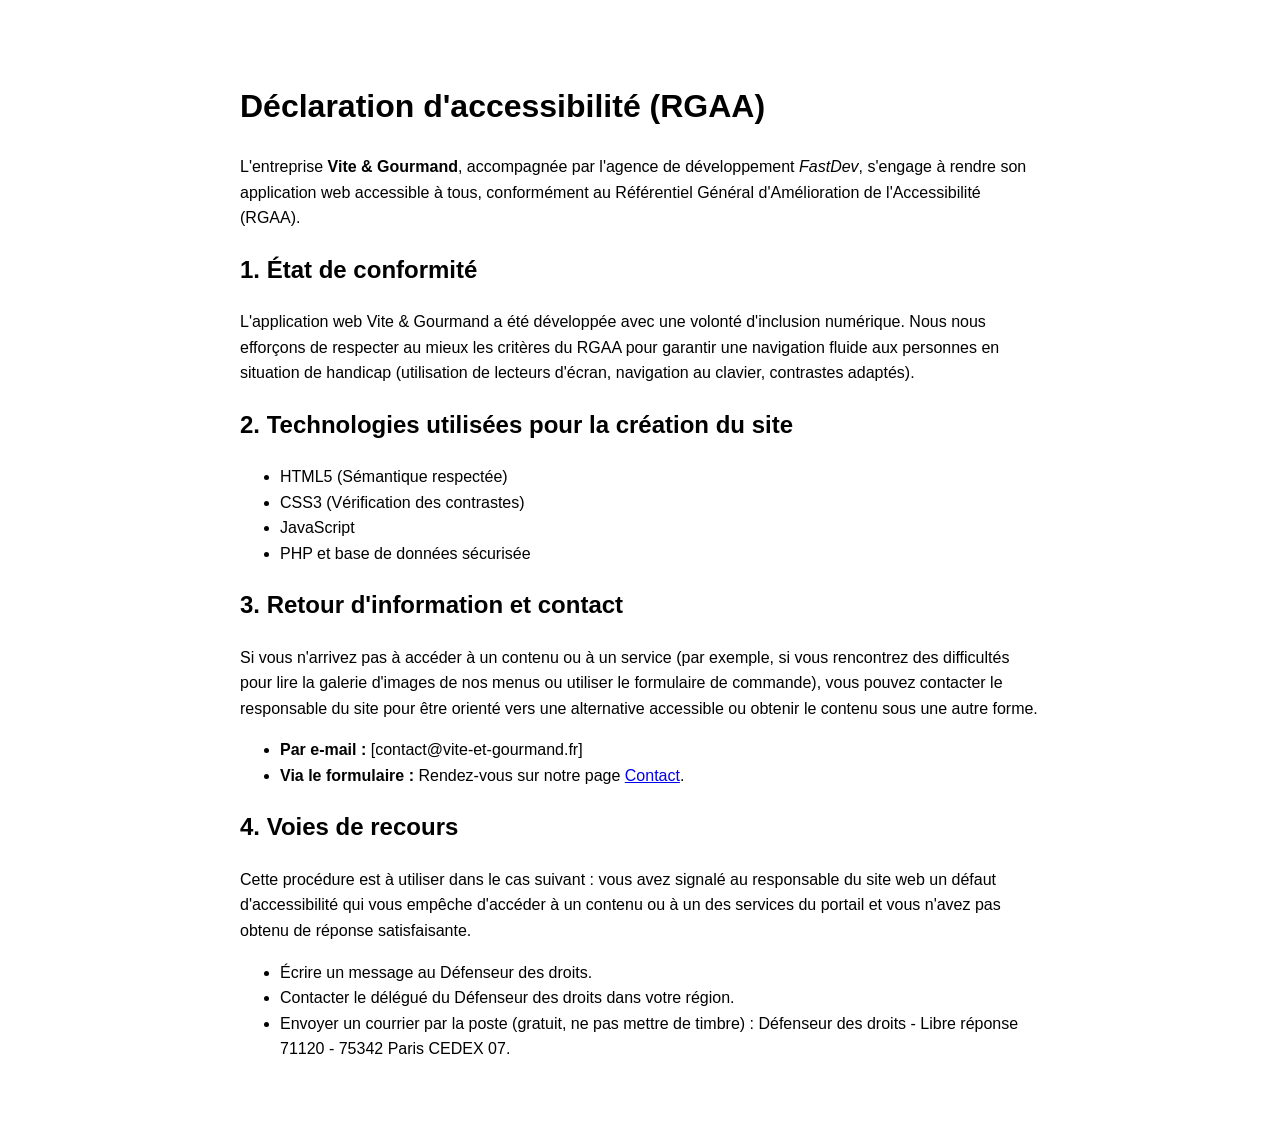
<file: accessibilite.html>
<!DOCTYPE html>
<html lang="fr">
<head>
    <meta charset="UTF-8">
    <meta name="viewport" content="width=device-width, initial-scale=1.0">
    <title>Accessibilité - Vite & Gourmand</title>
</head>
<body>
    
    

    <main style="max-width: 800px; margin: 40px auto; padding: 20px; font-family: sans-serif; line-height: 1.6;">
        <h1>Déclaration d'accessibilité (RGAA)</h1>
        
        <p>L'entreprise <strong>Vite & Gourmand</strong>, accompagnée par l'agence de développement <em>FastDev</em>, s'engage à rendre son application web accessible à tous, conformément au Référentiel Général d'Amélioration de l'Accessibilité (RGAA).</p>

        <h2>1. État de conformité</h2>
        <p>L'application web Vite & Gourmand a été développée avec une volonté d'inclusion numérique. Nous nous efforçons de respecter au mieux les critères du RGAA pour garantir une navigation fluide aux personnes en situation de handicap (utilisation de lecteurs d'écran, navigation au clavier, contrastes adaptés).</p>

        <h2>2. Technologies utilisées pour la création du site</h2>
        <ul>
            <li>HTML5 (Sémantique respectée)</li>
            <li>CSS3 (Vérification des contrastes)</li>
            <li>JavaScript</li>
            <li>PHP et base de données sécurisée</li>
        </ul>

        <h2>3. Retour d'information et contact</h2>
        <p>Si vous n'arrivez pas à accéder à un contenu ou à un service (par exemple, si vous rencontrez des difficultés pour lire la galerie d'images de nos menus ou utiliser le formulaire de commande), vous pouvez contacter le responsable du site pour être orienté vers une alternative accessible ou obtenir le contenu sous une autre forme.</p>
        <ul>
            <li><strong>Par e-mail :</strong> [contact@vite-et-gourmand.fr]</li>
            <li><strong>Via le formulaire :</strong> Rendez-vous sur notre page <a href="contact.html">Contact</a>.</li>
        </ul>

        <h2>4. Voies de recours</h2>
        <p>Cette procédure est à utiliser dans le cas suivant : vous avez signalé au responsable du site web un défaut d'accessibilité qui vous empêche d'accéder à un contenu ou à un des services du portail et vous n'avez pas obtenu de réponse satisfaisante.</p>
        <ul>
            <li>Écrire un message au Défenseur des droits.</li>
            <li>Contacter le délégué du Défenseur des droits dans votre région.</li>
            <li>Envoyer un courrier par la poste (gratuit, ne pas mettre de timbre) : Défenseur des droits - Libre réponse 71120 - 75342 Paris CEDEX 07.</li>
        </ul>
    </main>

  

</body>
</html>
</file>
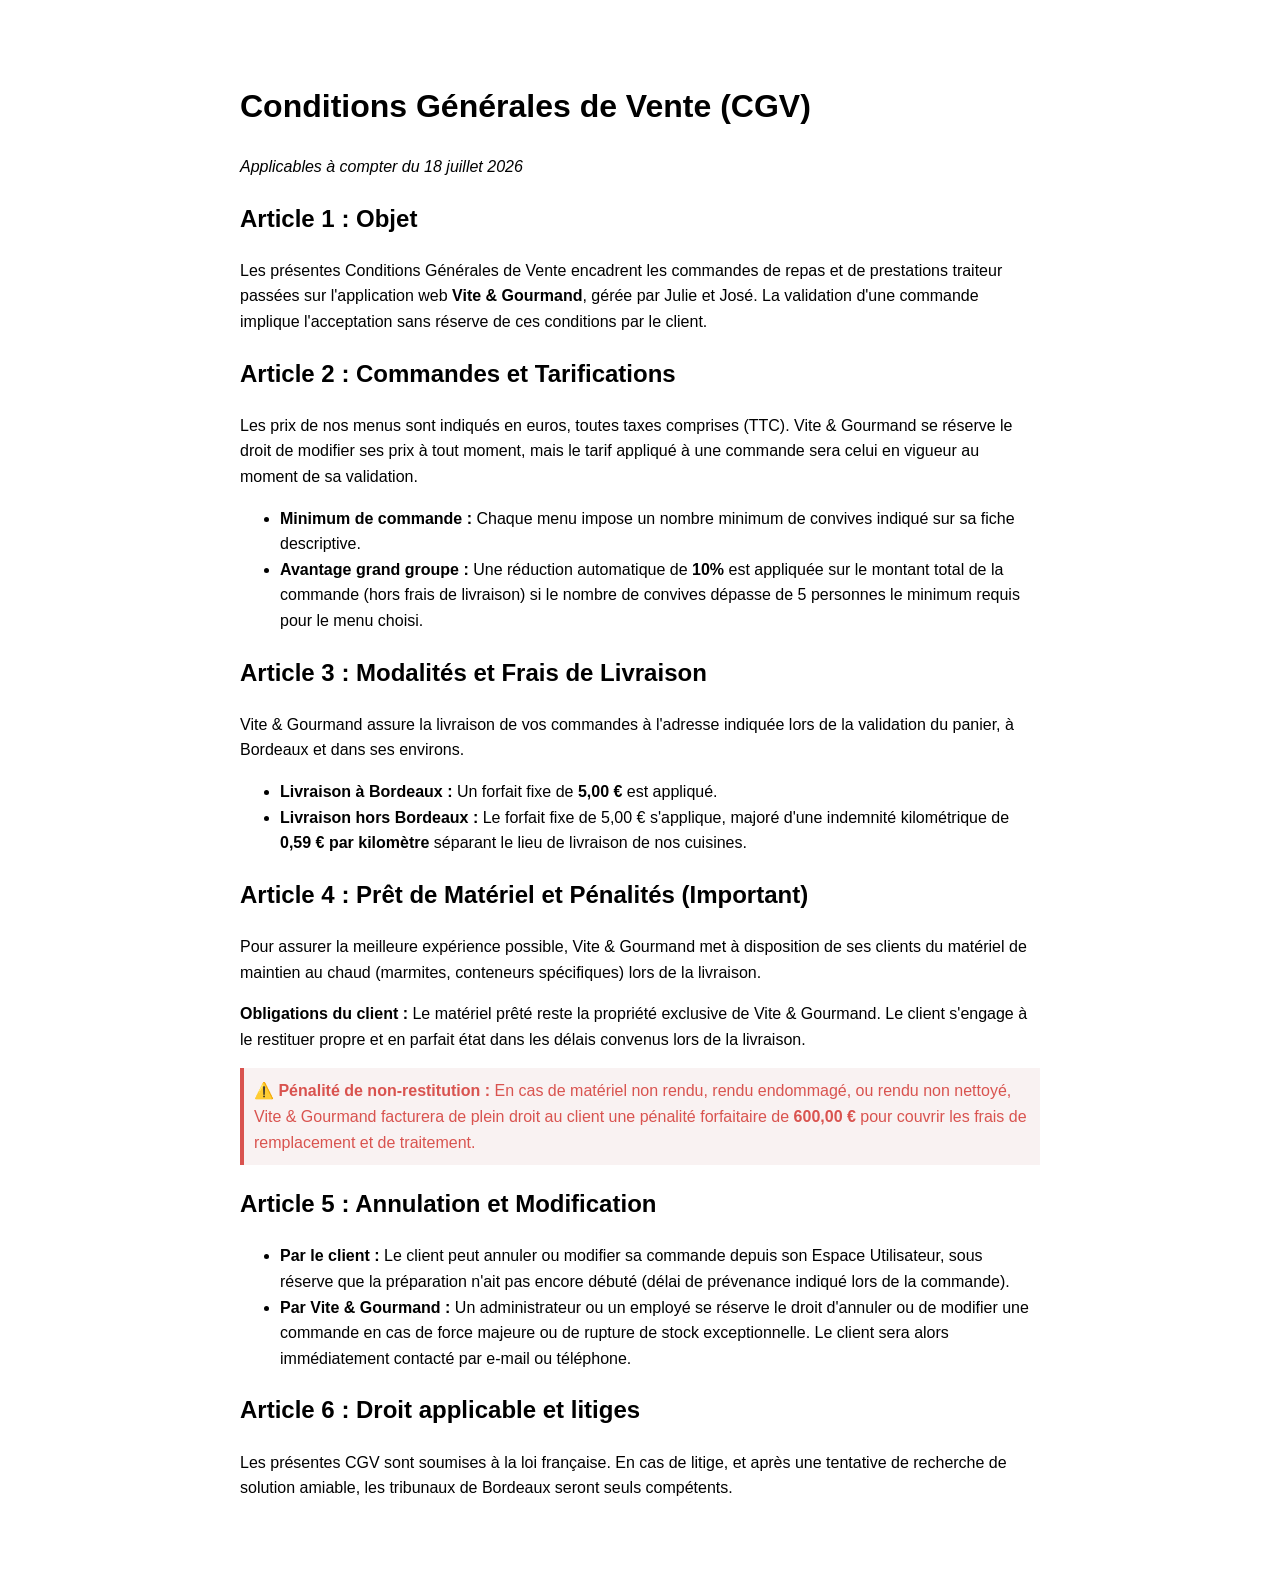
<file: cgv.html>
<!DOCTYPE html>
<html lang="fr">
<head>
    <meta charset="UTF-8">
    <meta name="viewport" content="width=device-width, initial-scale=1.0">
    <title>Conditions Générales de Vente - Vite & Gourmand</title>
</head>
<body>
    
    

    <main style="max-width: 800px; margin: 40px auto; padding: 20px; font-family: sans-serif; line-height: 1.6;">
        <h1>Conditions Générales de Vente (CGV)</h1>
        <p><em>Applicables à compter du 18 juillet 2026</em></p>

        <h2>Article 1 : Objet</h2>
        <p>Les présentes Conditions Générales de Vente encadrent les commandes de repas et de prestations traiteur passées sur l'application web <strong>Vite & Gourmand</strong>, gérée par Julie et José. La validation d'une commande implique l'acceptation sans réserve de ces conditions par le client.</p>

        <h2>Article 2 : Commandes et Tarifications</h2>
        <p>Les prix de nos menus sont indiqués en euros, toutes taxes comprises (TTC). Vite & Gourmand se réserve le droit de modifier ses prix à tout moment, mais le tarif appliqué à une commande sera celui en vigueur au moment de sa validation.</p>
        <ul>
            <li><strong>Minimum de commande :</strong> Chaque menu impose un nombre minimum de convives indiqué sur sa fiche descriptive.</li>
            <li><strong>Avantage grand groupe :</strong> Une réduction automatique de <strong>10%</strong> est appliquée sur le montant total de la commande (hors frais de livraison) si le nombre de convives dépasse de 5 personnes le minimum requis pour le menu choisi.</li>
        </ul>

        <h2>Article 3 : Modalités et Frais de Livraison</h2>
        <p>Vite & Gourmand assure la livraison de vos commandes à l'adresse indiquée lors de la validation du panier, à Bordeaux et dans ses environs.</p>
        <ul>
            <li><strong>Livraison à Bordeaux :</strong> Un forfait fixe de <strong>5,00 €</strong> est appliqué.</li>
            <li><strong>Livraison hors Bordeaux :</strong> Le forfait fixe de 5,00 € s'applique, majoré d'une indemnité kilométrique de <strong>0,59 € par kilomètre</strong> séparant le lieu de livraison de nos cuisines.</li>
        </ul>

        <h2>Article 4 : Prêt de Matériel et Pénalités (Important)</h2>
        <p>Pour assurer la meilleure expérience possible, Vite & Gourmand met à disposition de ses clients du matériel de maintien au chaud (marmites, conteneurs spécifiques) lors de la livraison.</p>
        <p><strong>Obligations du client :</strong> Le matériel prêté reste la propriété exclusive de Vite & Gourmand. Le client s'engage à le restituer propre et en parfait état dans les délais convenus lors de la livraison.</p>
        <p style="color: #d9534f; background-color: #f9f2f2; padding: 10px; border-left: 4px solid #d9534f;">
            <strong>⚠️ Pénalité de non-restitution :</strong> En cas de matériel non rendu, rendu endommagé, ou rendu non nettoyé, Vite & Gourmand facturera de plein droit au client une pénalité forfaitaire de <strong>600,00 €</strong> pour couvrir les frais de remplacement et de traitement.
        </p>

        <h2>Article 5 : Annulation et Modification</h2>
        <ul>
            <li><strong>Par le client :</strong> Le client peut annuler ou modifier sa commande depuis son Espace Utilisateur, sous réserve que la préparation n'ait pas encore débuté (délai de prévenance indiqué lors de la commande).</li>
            <li><strong>Par Vite & Gourmand :</strong> Un administrateur ou un employé se réserve le droit d'annuler ou de modifier une commande en cas de force majeure ou de rupture de stock exceptionnelle. Le client sera alors immédiatement contacté par e-mail ou téléphone.</li>
        </ul>

        <h2>Article 6 : Droit applicable et litiges</h2>
        <p>Les présentes CGV sont soumises à la loi française. En cas de litige, et après une tentative de recherche de solution amiable, les tribunaux de Bordeaux seront seuls compétents.</p>
    </main>

   

</body>
</html>
</file>
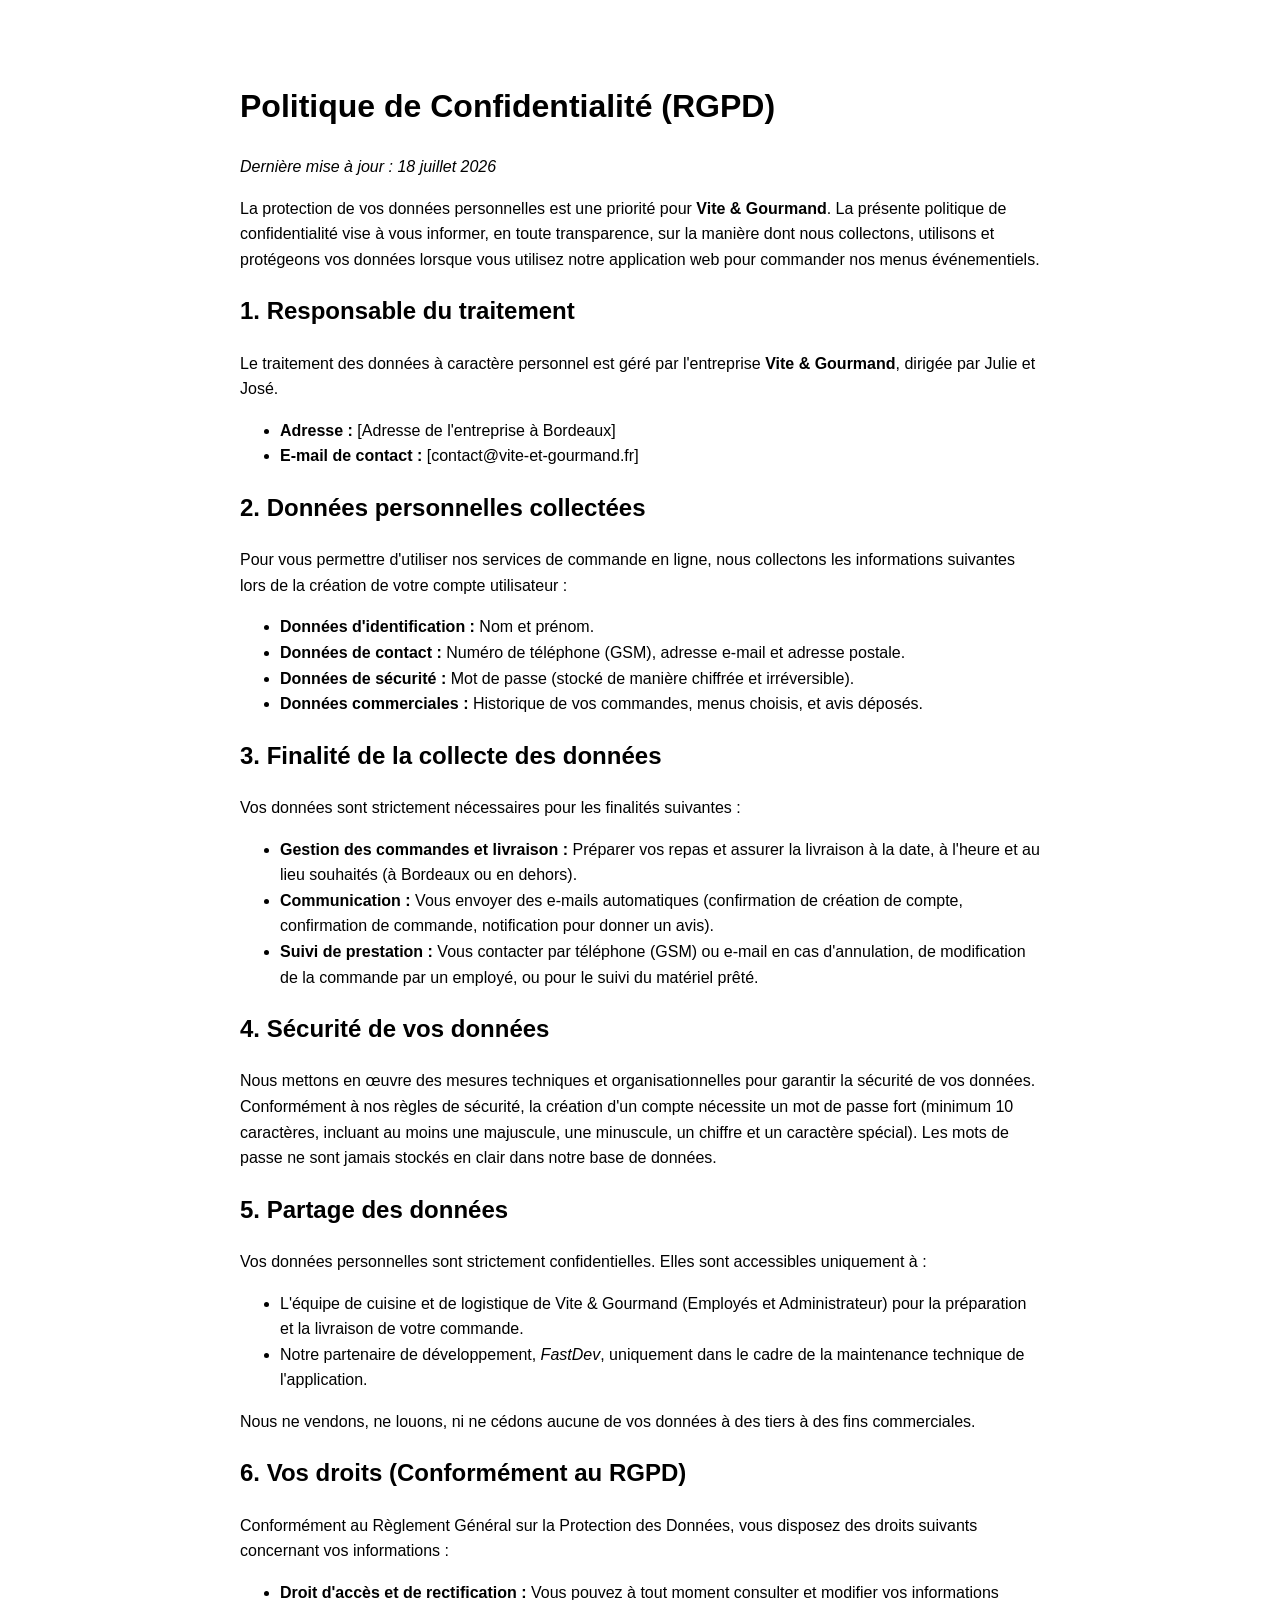
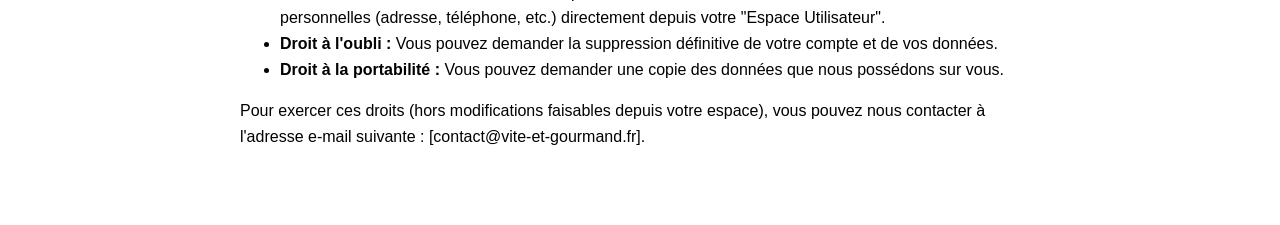
<file: politique-confidentialite.html>
<!DOCTYPE html>
<html lang="fr">
<head>
    <meta charset="UTF-8">
    <meta name="viewport" content="width=device-width, initial-scale=1.0">
    <title>Politique de Confidentialité - Vite & Gourmand</title>
    <!-- Pensez à lier votre propre fichier CSS ici -->
    <!-- <link rel="stylesheet" href="css/style.css"> -->
</head>
<body>
    
    <!-- Vous pouvez copier/coller ici le menu de navigation (header) de votre site -->

    <main style="max-width: 800px; margin: 40px auto; padding: 20px; font-family: sans-serif; line-height: 1.6;">
        <h1>Politique de Confidentialité (RGPD)</h1>
        <p><em>Dernière mise à jour : 18 juillet 2026</em></p>

        <p>La protection de vos données personnelles est une priorité pour <strong>Vite & Gourmand</strong>. La présente politique de confidentialité vise à vous informer, en toute transparence, sur la manière dont nous collectons, utilisons et protégeons vos données lorsque vous utilisez notre application web pour commander nos menus événementiels.</p>

        <h2>1. Responsable du traitement</h2>
        <p>Le traitement des données à caractère personnel est géré par l'entreprise <strong>Vite & Gourmand</strong>, dirigée par Julie et José.</p>
        <ul>
            <li><strong>Adresse :</strong> [Adresse de l'entreprise à Bordeaux]</li>
            <li><strong>E-mail de contact :</strong> [contact@vite-et-gourmand.fr]</li>
        </ul>

        <h2>2. Données personnelles collectées</h2>
        <p>Pour vous permettre d'utiliser nos services de commande en ligne, nous collectons les informations suivantes lors de la création de votre compte utilisateur :</p>
        <ul>
            <li><strong>Données d'identification :</strong> Nom et prénom.</li>
            <li><strong>Données de contact :</strong> Numéro de téléphone (GSM), adresse e-mail et adresse postale.</li>
            <li><strong>Données de sécurité :</strong> Mot de passe (stocké de manière chiffrée et irréversible).</li>
            <li><strong>Données commerciales :</strong> Historique de vos commandes, menus choisis, et avis déposés.</li>
        </ul>

        <h2>3. Finalité de la collecte des données</h2>
        <p>Vos données sont strictement nécessaires pour les finalités suivantes :</p>
        <ul>
            <li><strong>Gestion des commandes et livraison :</strong> Préparer vos repas et assurer la livraison à la date, à l'heure et au lieu souhaités (à Bordeaux ou en dehors).</li>
            <li><strong>Communication :</strong> Vous envoyer des e-mails automatiques (confirmation de création de compte, confirmation de commande, notification pour donner un avis).</li>
            <li><strong>Suivi de prestation :</strong> Vous contacter par téléphone (GSM) ou e-mail en cas d'annulation, de modification de la commande par un employé, ou pour le suivi du matériel prêté.</li>
        </ul>

        <h2>4. Sécurité de vos données</h2>
        <p>Nous mettons en œuvre des mesures techniques et organisationnelles pour garantir la sécurité de vos données. Conformément à nos règles de sécurité, la création d'un compte nécessite un mot de passe fort (minimum 10 caractères, incluant au moins une majuscule, une minuscule, un chiffre et un caractère spécial). Les mots de passe ne sont jamais stockés en clair dans notre base de données.</p>

        <h2>5. Partage des données</h2>
        <p>Vos données personnelles sont strictement confidentielles. Elles sont accessibles uniquement à :</p>
        <ul>
            <li>L'équipe de cuisine et de logistique de Vite & Gourmand (Employés et Administrateur) pour la préparation et la livraison de votre commande.</li>
            <li>Notre partenaire de développement, <em>FastDev</em>, uniquement dans le cadre de la maintenance technique de l'application.</li>
        </ul>
        <p>Nous ne vendons, ne louons, ni ne cédons aucune de vos données à des tiers à des fins commerciales.</p>

        <h2>6. Vos droits (Conformément au RGPD)</h2>
        <p>Conformément au Règlement Général sur la Protection des Données, vous disposez des droits suivants concernant vos informations :</p>
        <ul>
            <li><strong>Droit d'accès et de rectification :</strong> Vous pouvez à tout moment consulter et modifier vos informations personnelles (adresse, téléphone, etc.) directement depuis votre "Espace Utilisateur".</li>
            <li><strong>Droit à l'oubli :</strong> Vous pouvez demander la suppression définitive de votre compte et de vos données.</li>
            <li><strong>Droit à la portabilité :</strong> Vous pouvez demander une copie des données que nous possédons sur vous.</li>
        </ul>
        <p>Pour exercer ces droits (hors modifications faisables depuis votre espace), vous pouvez nous contacter à l'adresse e-mail suivante : [contact@vite-et-gourmand.fr].</p>
    </main>

    <!-- Vous pouvez copier/coller ici le pied de page (footer) de votre site -->

</body>
</html>
</file>
